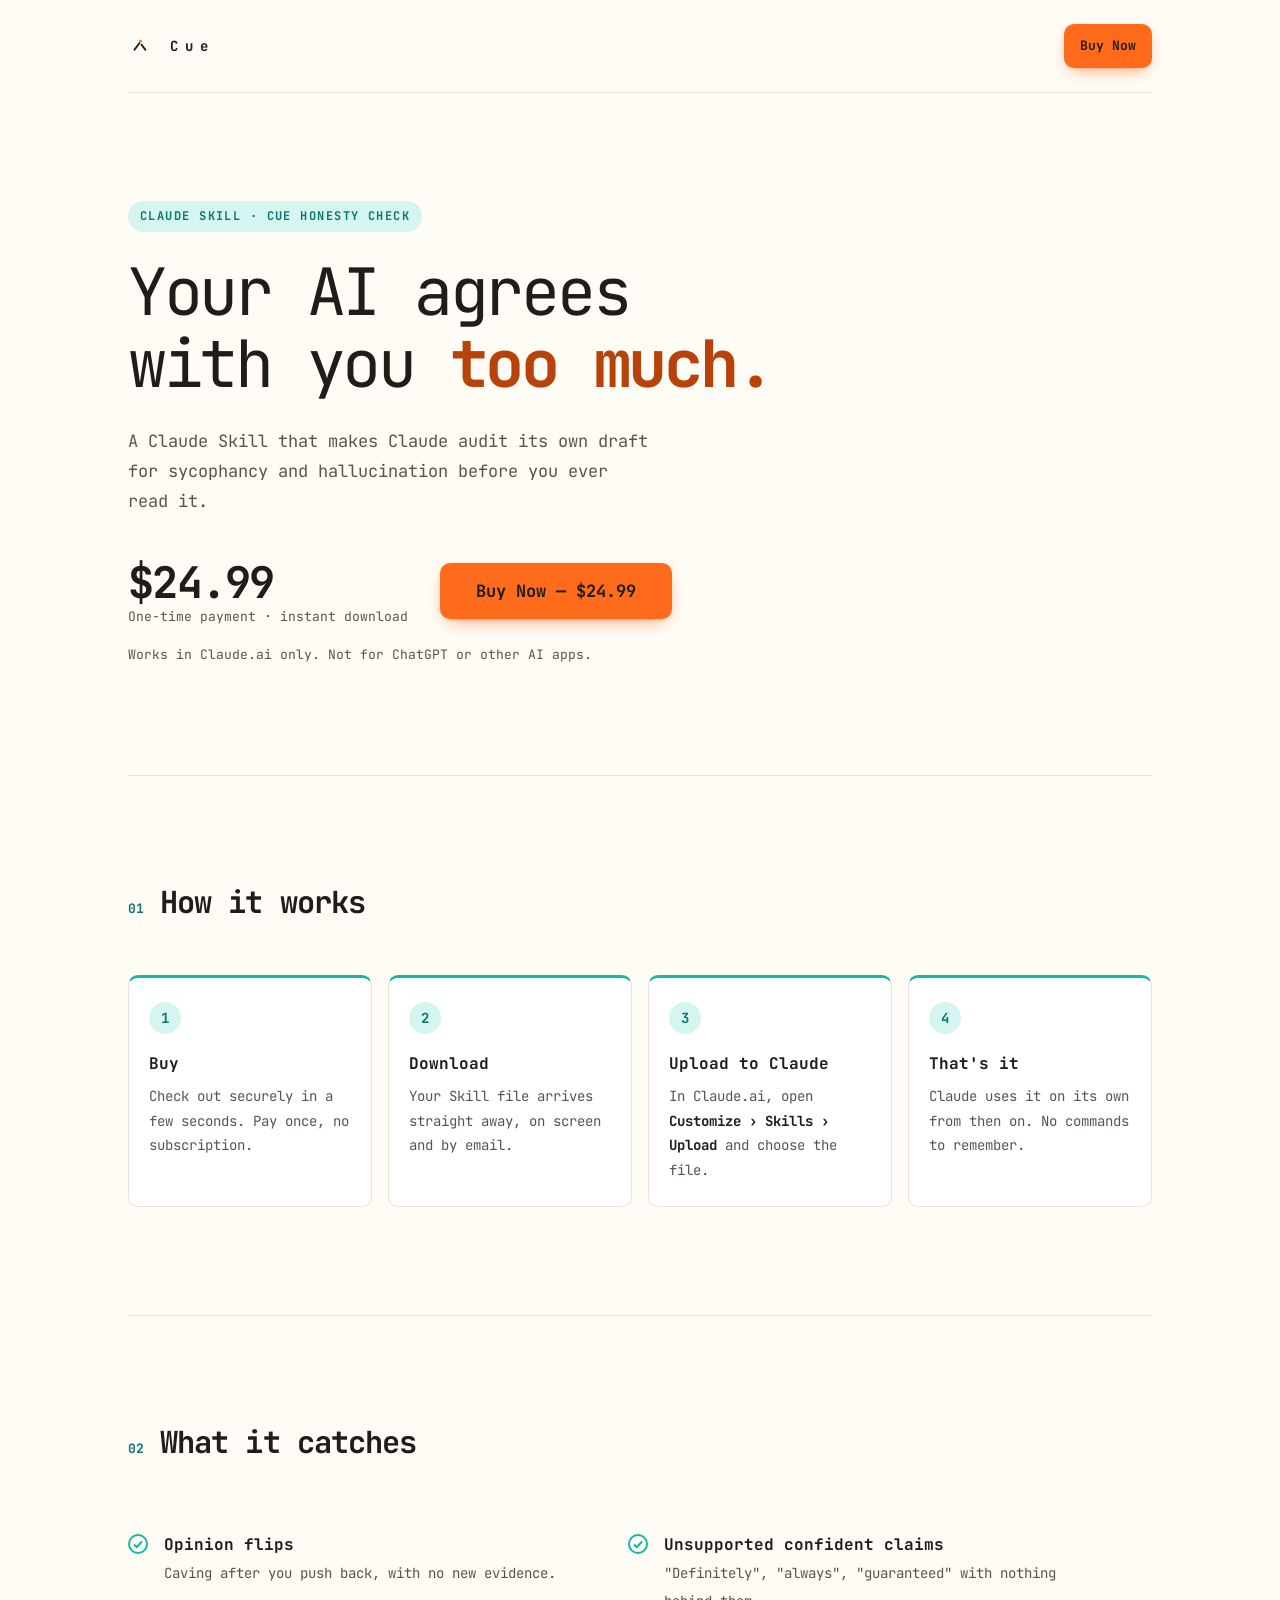
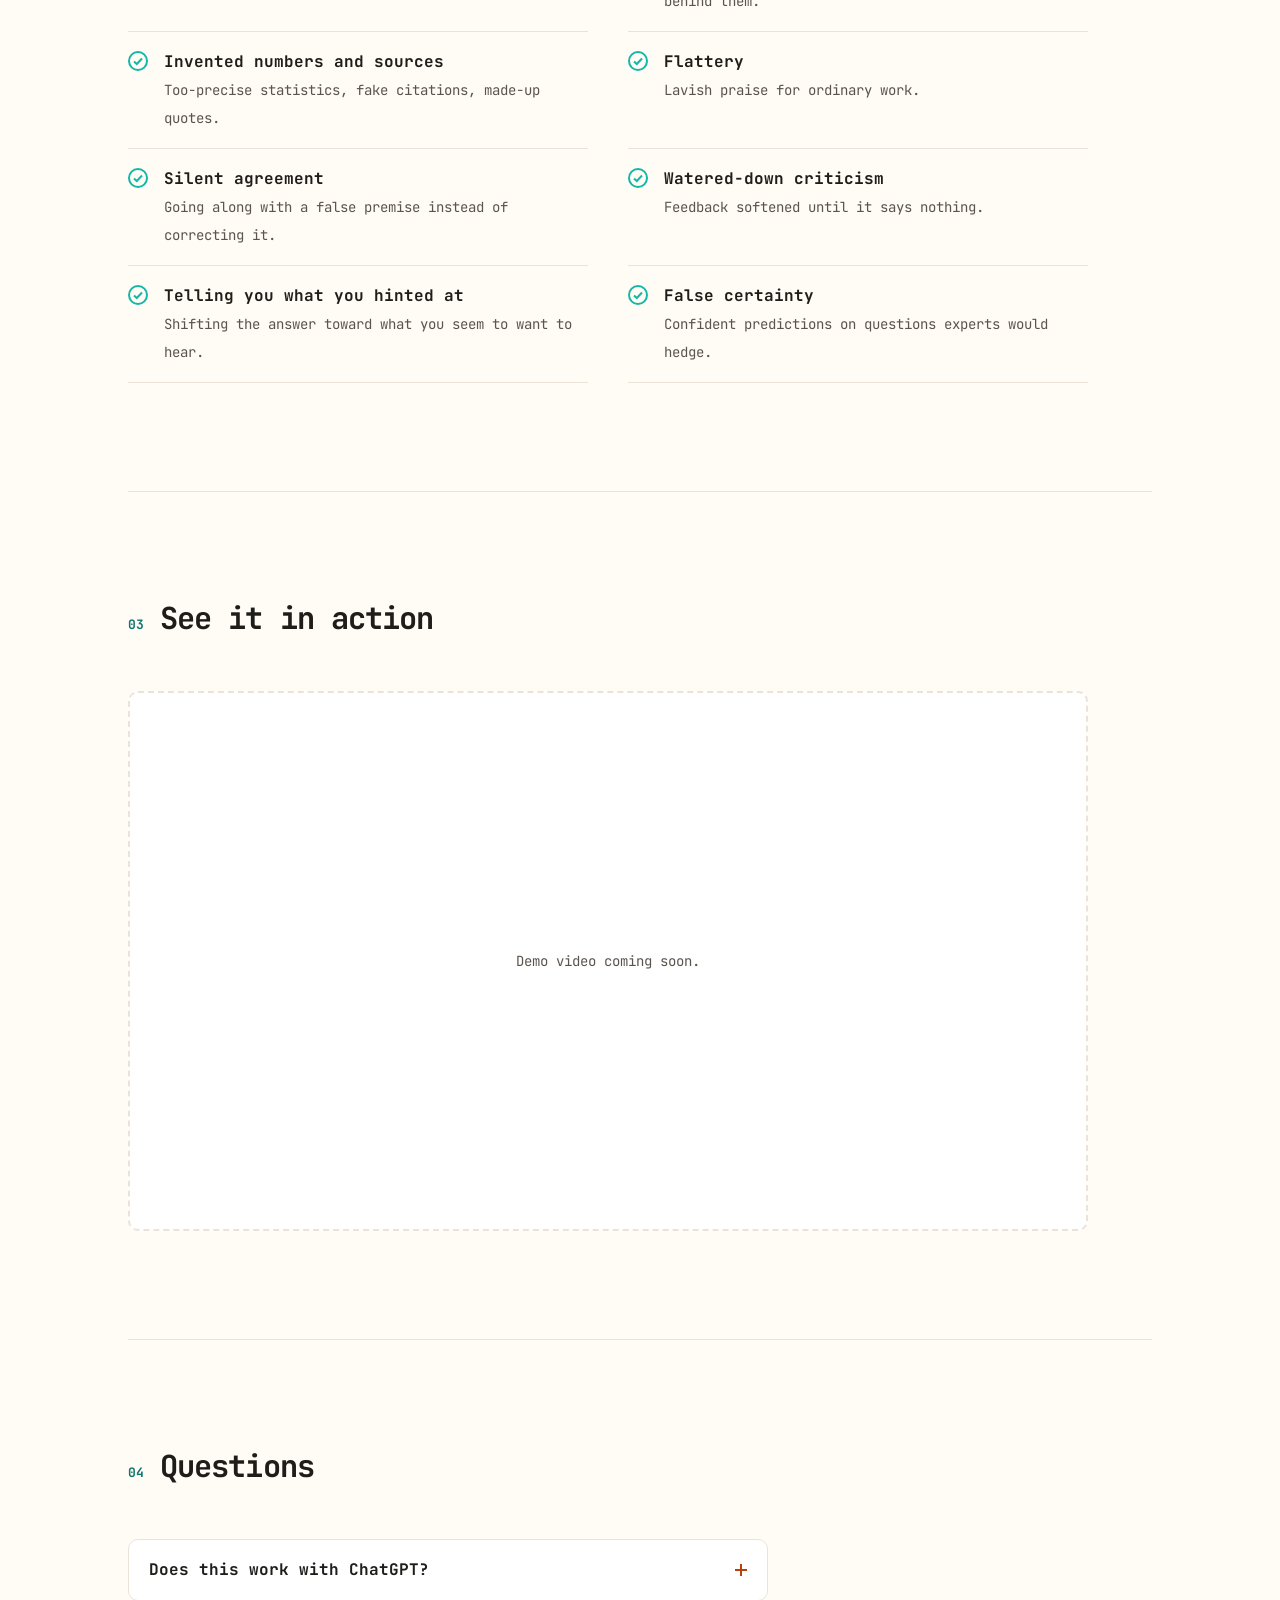
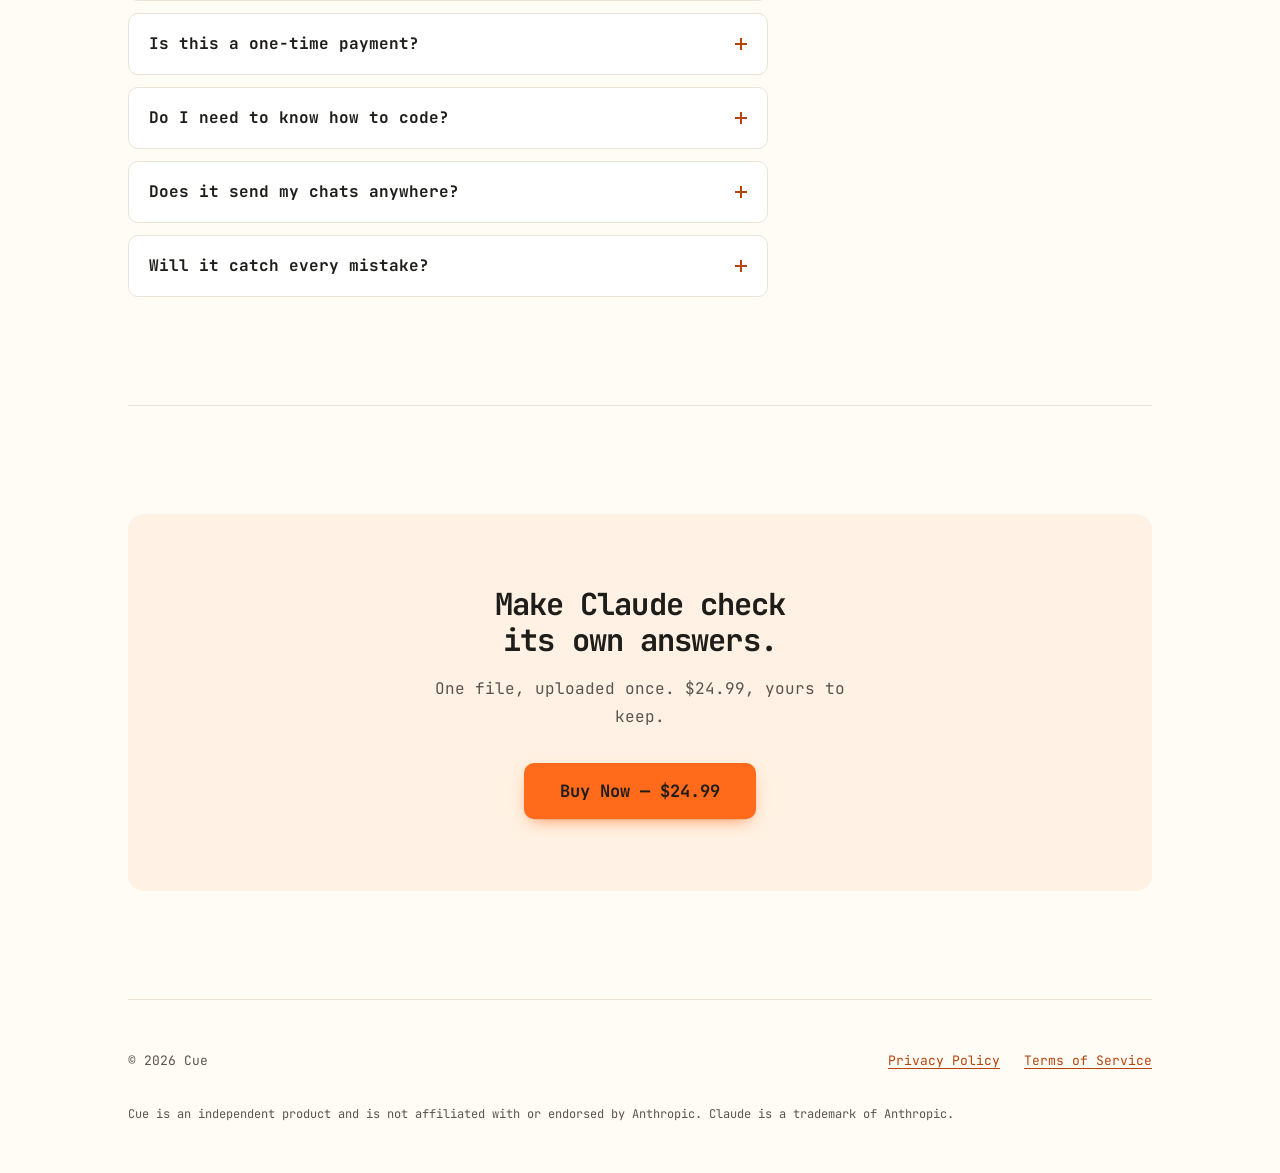
<file: site/index.html>
<!doctype html>
<html lang="en">
<head>
<meta charset="utf-8">
<meta name="viewport" content="width=device-width, initial-scale=1">
<title>Cue Honesty Check — a Claude Skill</title>
<meta name="description" content="A Claude Skill that makes Claude audit its own draft for sycophancy and hallucination before you read it. One-time purchase, Claude.ai only.">
<link rel="icon" href="data:image/svg+xml,%3Csvg xmlns='http://www.w3.org/2000/svg' viewBox='0 0 32 32'%3E%3Crect width='32' height='32' rx='7' fill='%231F1D1A'/%3E%3Cpath d='M8 22 L16 11.5' stroke='%23FFFBF5' stroke-width='2.6' fill='none'/%3E%3Cpath d='M24 22 L17.6 13.6' stroke='%23FFFBF5' stroke-width='2.6' fill='none'/%3E%3Ccircle cx='16.9' cy='9.6' r='1.9' fill='%23FF6B1A'/%3E%3C/svg%3E">
<link rel="preconnect" href="https://fonts.googleapis.com">
<link rel="preconnect" href="https://fonts.gstatic.com" crossorigin>
<link rel="stylesheet" href="https://fonts.googleapis.com/css2?family=JetBrains+Mono:wght@400;700&display=swap">
<link rel="stylesheet" href="styles.css">

<!-- Product data (name, price, checkout link) lives in products.js. -->
<script src="products.js"></script>

<!-- Lemon Squeezy overlay checkout. Turns every <a class="lemonsqueezy-button">
     into an in-page checkout overlay. If this script fails to load, those
     links still work as plain links to the checkout page. -->
<script src="https://app.lemonsqueezy.com/js/lemon.js" defer></script>
</head>
<body>

<div class="wrap">

  <header class="masthead">
    <a class="lockup" href="./" aria-label="Cue home">
      <!-- The mark: a proofreader's caret whose strokes stop short of
           meeting. The gap is the unexamined join between question and
           answer; the dot is Cue's intervention, placed exactly there. -->
      <svg class="mark" viewBox="0 0 32 32" aria-hidden="true">
        <path d="M8 22 L16 11.5" />
        <path d="M24 22 L17.6 13.6" />
        <circle cx="16.9" cy="9.6" r="1.9" />
      </svg>
      <span class="wordmark">Cue</span>
    </a>
    <!-- Checkout link and label are filled in from products.js. -->
    <a class="btn nav-buy lemonsqueezy-button" data-buy data-buy-label="short" href="#buy">Buy Now</a>
  </header>

  <!-- 1. Hero ============================================================ -->
  <div class="hero">
    <span class="badge">Claude Skill · <span data-field="name"></span></span>

    <h1 class="thesis">Your AI agrees with you <em>too much.</em></h1>

    <p class="standfirst" data-field="tagline"></p>

    <div class="offer">
      <div class="price">
        <span class="price-amount" data-field="price"></span>
        <span class="price-note">One-time payment · instant download</span>
      </div>
      <a class="btn btn-lg lemonsqueezy-button" data-buy href="#buy">Buy Now</a>
    </div>

    <p class="claude-only">Works in Claude.ai only. Not for ChatGPT or other AI apps.</p>
  </div>

  <!-- 2. How it works ===================================================== -->
  <section id="how">
    <div class="sec-head">
      <span class="sec-num">01</span>
      <h2>How it works</h2>
    </div>

    <ol class="steps">
      <li class="step">
        <span class="step-num">1</span>
        <h3>Buy</h3>
        <p>Check out securely in a few seconds. Pay once, no subscription.</p>
      </li>
      <li class="step">
        <span class="step-num">2</span>
        <h3>Download</h3>
        <p>Your Skill file arrives straight away, on screen and by email.</p>
      </li>
      <li class="step">
        <span class="step-num">3</span>
        <h3>Upload to Claude</h3>
        <p>In Claude.ai, open <span class="path">Customize › Skills › Upload</span> and choose the file.</p>
      </li>
      <li class="step">
        <span class="step-num">4</span>
        <h3>That's it</h3>
        <p>Claude uses it on its own from then on. No commands to remember.</p>
      </li>
    </ol>
  </section>

  <!-- 3. What it catches ================================================== -->
  <section id="catches">
    <div class="sec-head">
      <span class="sec-num">02</span>
      <h2>What it catches</h2>
    </div>

    <!-- One icon definition, reused by every list item below. -->
    <svg width="0" height="0" style="position:absolute" aria-hidden="true">
      <symbol id="tick" viewBox="0 0 20 20">
        <circle cx="10" cy="10" r="9" fill="none" stroke="currentColor" stroke-width="2"/>
        <path d="M6 10.5 L8.8 13 L14 7.5" fill="none" stroke="currentColor" stroke-width="2"/>
      </symbol>
    </svg>

    <ul class="catches">
      <li><svg aria-hidden="true"><use href="#tick"/></svg>
        <div><strong>Opinion flips</strong><span>Caving after you push back, with no new evidence.</span></div></li>
      <li><svg aria-hidden="true"><use href="#tick"/></svg>
        <div><strong>Unsupported confident claims</strong><span>"Definitely", "always", "guaranteed" with nothing behind them.</span></div></li>
      <li><svg aria-hidden="true"><use href="#tick"/></svg>
        <div><strong>Invented numbers and sources</strong><span>Too-precise statistics, fake citations, made-up quotes.</span></div></li>
      <li><svg aria-hidden="true"><use href="#tick"/></svg>
        <div><strong>Flattery</strong><span>Lavish praise for ordinary work.</span></div></li>
      <li><svg aria-hidden="true"><use href="#tick"/></svg>
        <div><strong>Silent agreement</strong><span>Going along with a false premise instead of correcting it.</span></div></li>
      <li><svg aria-hidden="true"><use href="#tick"/></svg>
        <div><strong>Watered-down criticism</strong><span>Feedback softened until it says nothing.</span></div></li>
      <li><svg aria-hidden="true"><use href="#tick"/></svg>
        <div><strong>Telling you what you hinted at</strong><span>Shifting the answer toward what you seem to want to hear.</span></div></li>
      <li><svg aria-hidden="true"><use href="#tick"/></svg>
        <div><strong>False certainty</strong><span>Confident predictions on questions experts would hedge.</span></div></li>
    </ul>
  </section>

  <!-- 4. Demo ============================================================= -->
  <section id="demo">
    <div class="sec-head">
      <span class="sec-num">03</span>
      <h2>See it in action</h2>
    </div>

    <div class="demo-slot">
      <!-- DEMO VIDEO GOES HERE -->
      <!-- Replace the <p> below with your recording. Either of these fills
           the 16:9 slot automatically:
             <video src="demo.mp4" controls playsinline poster="demo.jpg"></video>
             <iframe src="https://www.youtube.com/embed/VIDEO_ID" title="Cue demo" allowfullscreen></iframe>
      -->
      <p>Demo video coming soon.</p>
    </div>
  </section>

  <!-- 5. FAQ ============================================================== -->
  <section id="faq">
    <div class="sec-head">
      <span class="sec-num">04</span>
      <h2>Questions</h2>
    </div>

    <div class="faq">
      <details>
        <summary>Does this work with ChatGPT?</summary>
        <p class="answer">
          <strong>No.</strong> It is a Claude Skill and works in Claude.ai only.
          It will not work in ChatGPT, Gemini, Copilot or any other AI app.
        </p>
      </details>

      <details>
        <summary>Is this a one-time payment?</summary>
        <p class="answer">
          <strong>Yes.</strong> You pay <span data-field="price"></span> once and
          keep the Skill. No subscription, no renewals.
        </p>
      </details>

      <details>
        <summary>Do I need to know how to code?</summary>
        <p class="answer">
          <strong>No.</strong> You upload one file in Claude's settings. There is
          nothing to install or configure.
        </p>
      </details>

      <details>
        <summary>Does it send my chats anywhere?</summary>
        <p class="answer">
          No. The Skill is a set of instructions that runs inside your own
          Claude account. There is no server, and we never see your
          conversations.
        </p>
      </details>

      <details>
        <summary>Will it catch every mistake?</summary>
        <p class="answer">
          No tool can promise that. It makes Claude check its own draft against
          a detailed set of honesty rules before answering, which catches a lot
          of what usually slips through. You can also ask Claude to run the
          check on any reply.
        </p>
      </details>
    </div>
  </section>

  <!-- MORE PRODUCTS ========================================================
       When PRODUCTS in products.js has more than one entry, list the others
       here as cards, e.g. an "Also available" section rendering every
       product whose id is not FEATURED_PRODUCT_ID, each with its name,
       price, tagline and its own lemonsqueezy-button link.
       Not built yet: there is only one product today.
       ===================================================================== -->

  <!-- 6. Final call to action ============================================= -->
  <section id="buy">
    <div class="cta">
      <h2>Make Claude check its own answers.</h2>
      <p>One file, uploaded once. <span data-field="price"></span>, yours to keep.</p>
      <a class="btn btn-lg lemonsqueezy-button" data-buy href="#buy">Buy Now</a>
    </div>
  </section>

  <!-- 7. Footer =========================================================== -->
  <footer>
    <div class="foot">
      <span>© <span id="year">2026</span> Cue</span>
      <nav aria-label="Legal">
        <a href="privacy.html">Privacy Policy</a>
        <a href="terms.html">Terms of Service</a>
      </nav>
    </div>
    <p class="disclaimer">
      Cue is an independent product and is not affiliated with or endorsed by
      Anthropic. Claude is a trademark of Anthropic.
    </p>
  </footer>

</div>

<script>
  // Fill every product field and Buy button from products.js. Runs before
  // lemon.js (which is deferred), so the overlay sees the real links.
  (function () {
    var product = PRODUCTS.filter(function (p) {
      return p.id === FEATURED_PRODUCT_ID;
    })[0];
    if (!product) {
      console.warn("FEATURED_PRODUCT_ID matches no entry in PRODUCTS");
      return;
    }

    document.querySelectorAll("[data-field]").forEach(function (el) {
      el.textContent = product[el.getAttribute("data-field")];
    });

    document.querySelectorAll("[data-buy]").forEach(function (a) {
      a.href = product.checkoutUrl;
      a.textContent =
        a.getAttribute("data-buy-label") === "short"
          ? "Buy Now"
          : "Buy Now — " + product.price;
    });

    document.getElementById("year").textContent = new Date().getFullYear();
  })();
</script>

</body>
</html>
</file>
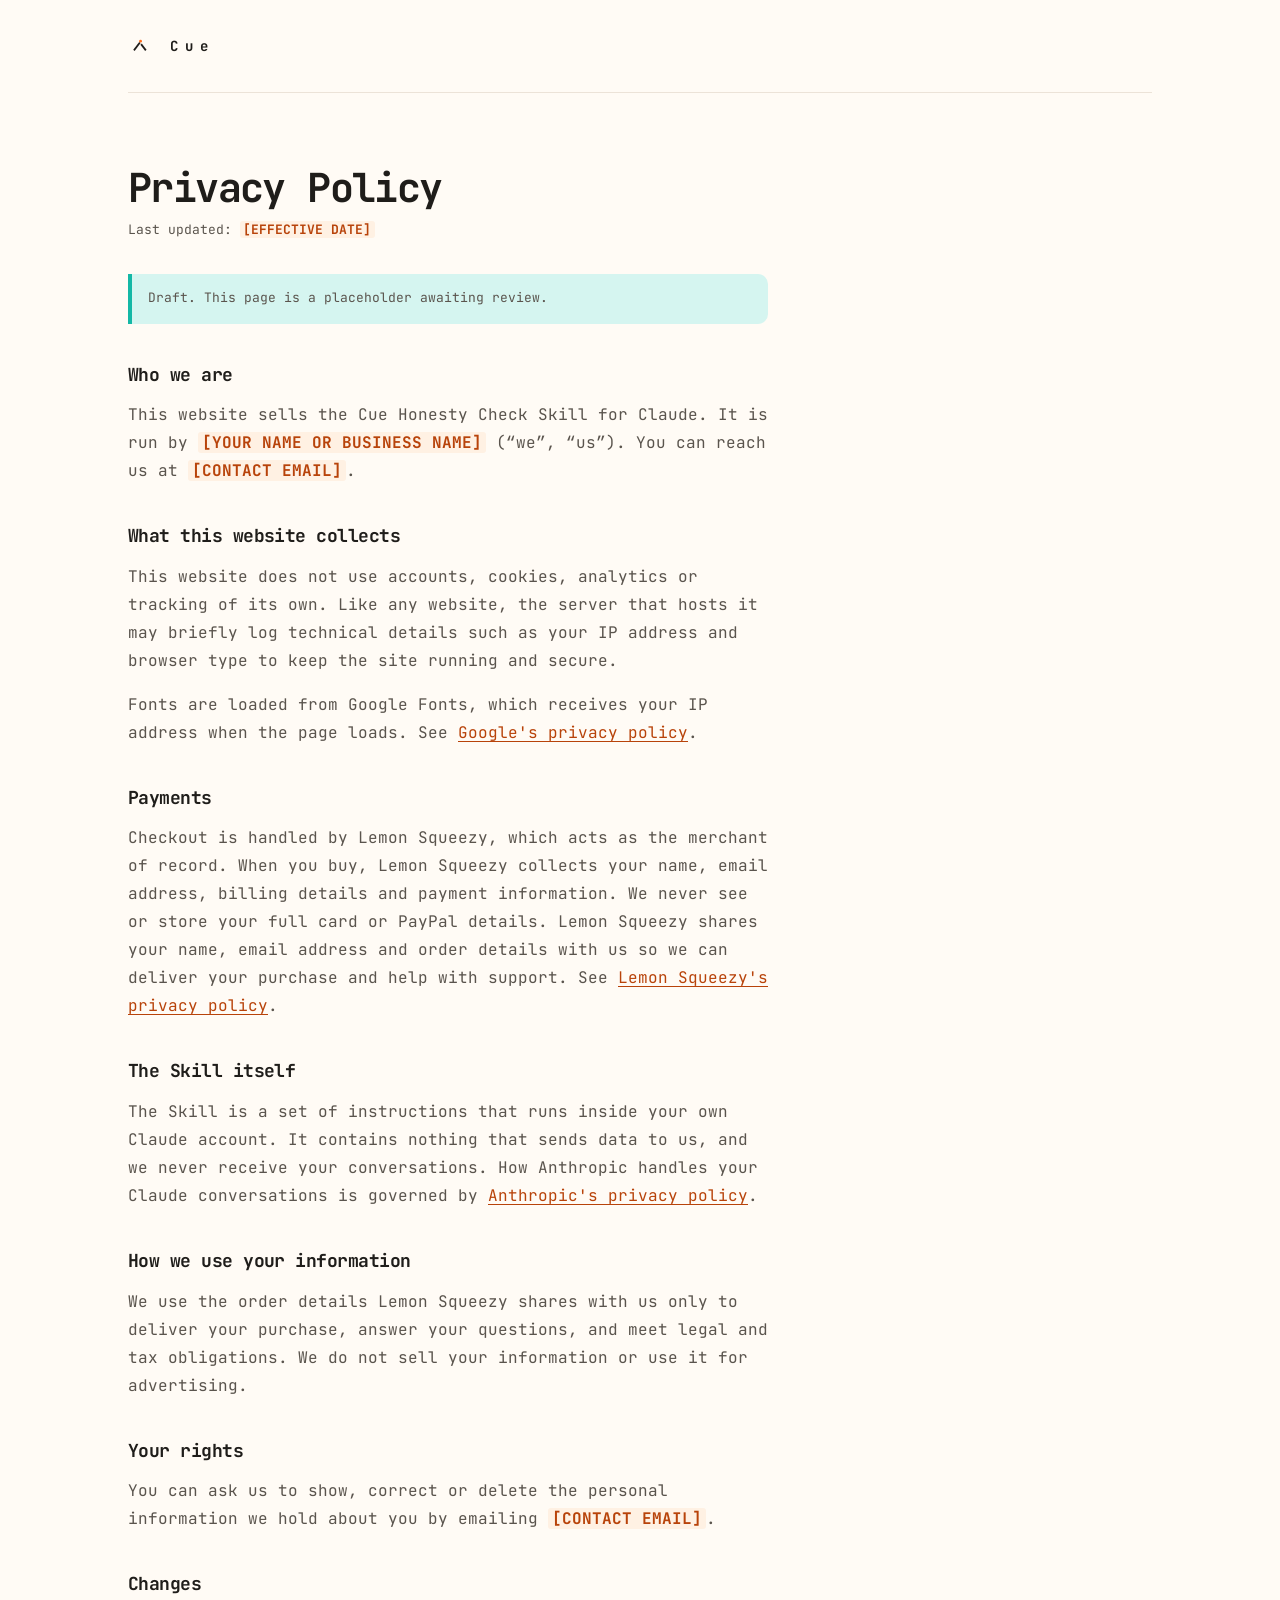
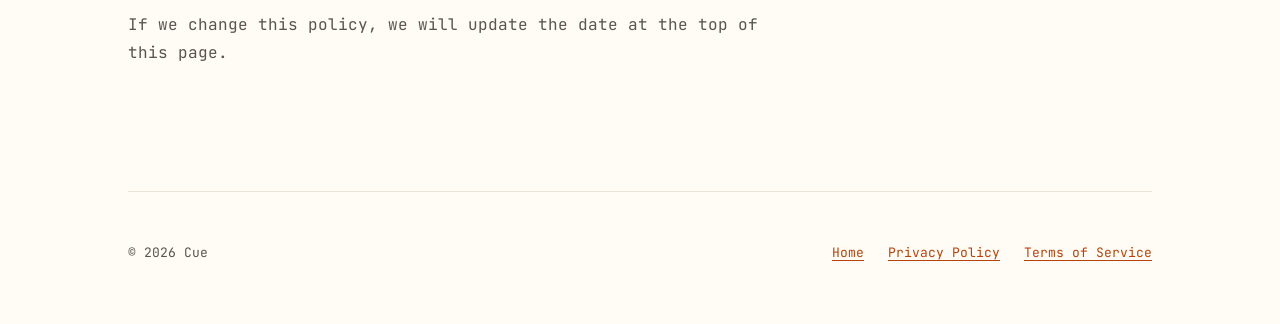
<file: site/privacy.html>
<!doctype html>
<html lang="en">
<head>
<meta charset="utf-8">
<meta name="viewport" content="width=device-width, initial-scale=1">
<title>Privacy Policy — Cue</title>
<meta name="robots" content="noindex">
<link rel="icon" href="data:image/svg+xml,%3Csvg xmlns='http://www.w3.org/2000/svg' viewBox='0 0 32 32'%3E%3Crect width='32' height='32' rx='7' fill='%231F1D1A'/%3E%3Cpath d='M8 22 L16 11.5' stroke='%23FFFBF5' stroke-width='2.6' fill='none'/%3E%3Cpath d='M24 22 L17.6 13.6' stroke='%23FFFBF5' stroke-width='2.6' fill='none'/%3E%3Ccircle cx='16.9' cy='9.6' r='1.9' fill='%23FF6B1A'/%3E%3C/svg%3E">
<link rel="preconnect" href="https://fonts.googleapis.com">
<link rel="preconnect" href="https://fonts.gstatic.com" crossorigin>
<link rel="stylesheet" href="https://fonts.googleapis.com/css2?family=JetBrains+Mono:wght@400;700&display=swap">
<link rel="stylesheet" href="styles.css">
</head>
<body>

<div class="wrap">

  <header class="masthead">
    <a class="lockup" href="./" aria-label="Cue home">
      <svg class="mark" viewBox="0 0 32 32" aria-hidden="true">
        <path d="M8 22 L16 11.5" />
        <path d="M24 22 L17.6 13.6" />
        <circle cx="16.9" cy="9.6" r="1.9" />
      </svg>
      <span class="wordmark">Cue</span>
    </a>
  </header>

  <!-- PLACEHOLDER LEGAL TEXT. Review, edit, and fill in every highlighted
       field before publishing. This is a starting draft, not legal advice. -->
  <main class="legal">
    <h1>Privacy Policy</h1>
    <p class="updated">Last updated: <span class="todo">[EFFECTIVE DATE]</span></p>

    <p class="draft-note">Draft. This page is a placeholder awaiting review.</p>

    <h2>Who we are</h2>
    <p>
      This website sells the Cue Honesty Check Skill for Claude. It is run by
      <span class="todo">[YOUR NAME OR BUSINESS NAME]</span>
      (“we”, “us”). You can reach us at <span class="todo">[CONTACT EMAIL]</span>.
    </p>

    <h2>What this website collects</h2>
    <p>
      This website does not use accounts, cookies, analytics or tracking of
      its own. Like any website, the server that hosts it may briefly log
      technical details such as your IP address and browser type to keep the
      site running and secure.
    </p>
    <p>
      Fonts are loaded from Google Fonts, which receives your IP address when
      the page loads. See
      <a href="https://policies.google.com/privacy" rel="noopener">Google's privacy policy</a>.
    </p>

    <h2>Payments</h2>
    <p>
      Checkout is handled by Lemon Squeezy, which acts as the merchant of
      record. When you buy, Lemon Squeezy collects your name, email address,
      billing details and payment information. We never see or store your full
      card or PayPal details. Lemon Squeezy shares your name, email address and
      order details with us so we can deliver your purchase and help with
      support. See
      <a href="https://www.lemonsqueezy.com/privacy" rel="noopener">Lemon Squeezy's privacy policy</a>.
    </p>

    <h2>The Skill itself</h2>
    <p>
      The Skill is a set of instructions that runs inside your own Claude
      account. It contains nothing that sends data to us, and we never receive
      your conversations. How Anthropic handles your Claude conversations is
      governed by
      <a href="https://www.anthropic.com/legal/privacy" rel="noopener">Anthropic's privacy policy</a>.
    </p>

    <h2>How we use your information</h2>
    <p>
      We use the order details Lemon Squeezy shares with us only to deliver
      your purchase, answer your questions, and meet legal and tax
      obligations. We do not sell your information or use it for advertising.
    </p>

    <h2>Your rights</h2>
    <p>
      You can ask us to show, correct or delete the personal information we
      hold about you by emailing <span class="todo">[CONTACT EMAIL]</span>.
    </p>

    <h2>Changes</h2>
    <p>
      If we change this policy, we will update the date at the top of this
      page.
    </p>
  </main>

  <footer>
    <div class="foot">
      <span>© 2026 Cue</span>
      <nav aria-label="Legal">
        <a href="./">Home</a>
        <a href="privacy.html" aria-current="page">Privacy Policy</a>
        <a href="terms.html">Terms of Service</a>
      </nav>
    </div>
  </footer>

</div>

</body>
</html>
</file>
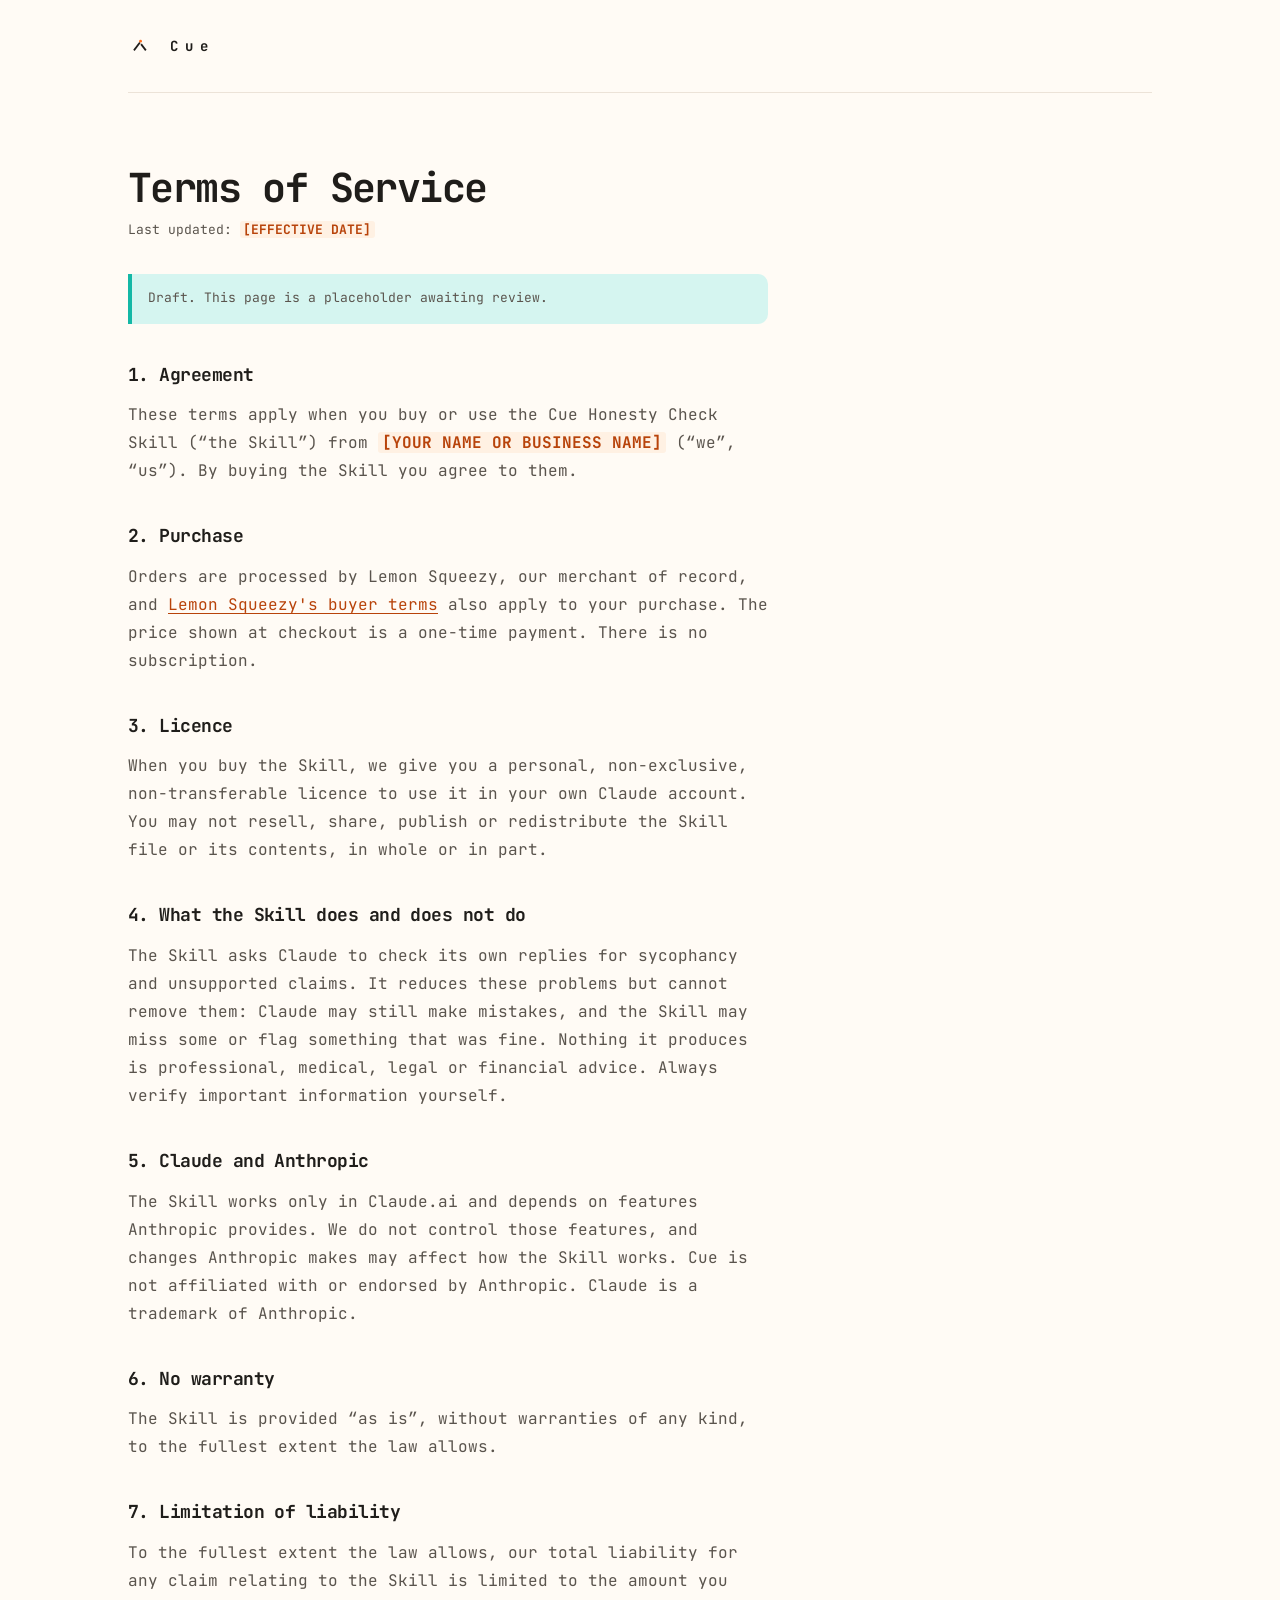
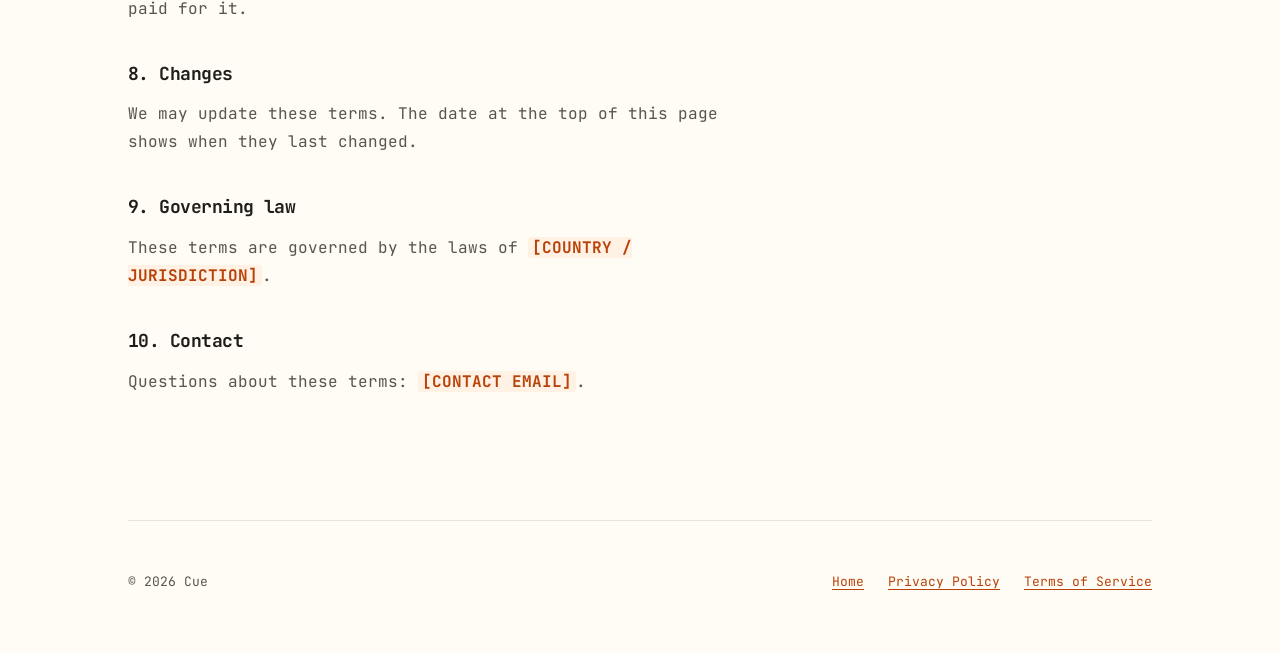
<file: site/terms.html>
<!doctype html>
<html lang="en">
<head>
<meta charset="utf-8">
<meta name="viewport" content="width=device-width, initial-scale=1">
<title>Terms of Service — Cue</title>
<meta name="robots" content="noindex">
<link rel="icon" href="data:image/svg+xml,%3Csvg xmlns='http://www.w3.org/2000/svg' viewBox='0 0 32 32'%3E%3Crect width='32' height='32' rx='7' fill='%231F1D1A'/%3E%3Cpath d='M8 22 L16 11.5' stroke='%23FFFBF5' stroke-width='2.6' fill='none'/%3E%3Cpath d='M24 22 L17.6 13.6' stroke='%23FFFBF5' stroke-width='2.6' fill='none'/%3E%3Ccircle cx='16.9' cy='9.6' r='1.9' fill='%23FF6B1A'/%3E%3C/svg%3E">
<link rel="preconnect" href="https://fonts.googleapis.com">
<link rel="preconnect" href="https://fonts.gstatic.com" crossorigin>
<link rel="stylesheet" href="https://fonts.googleapis.com/css2?family=JetBrains+Mono:wght@400;700&display=swap">
<link rel="stylesheet" href="styles.css">
</head>
<body>

<div class="wrap">

  <header class="masthead">
    <a class="lockup" href="./" aria-label="Cue home">
      <svg class="mark" viewBox="0 0 32 32" aria-hidden="true">
        <path d="M8 22 L16 11.5" />
        <path d="M24 22 L17.6 13.6" />
        <circle cx="16.9" cy="9.6" r="1.9" />
      </svg>
      <span class="wordmark">Cue</span>
    </a>
  </header>

  <!-- PLACEHOLDER LEGAL TEXT. Review, edit, and fill in every highlighted
       field before publishing. This is a starting draft, not legal advice. -->
  <main class="legal">
    <h1>Terms of Service</h1>
    <p class="updated">Last updated: <span class="todo">[EFFECTIVE DATE]</span></p>

    <p class="draft-note">Draft. This page is a placeholder awaiting review.</p>

    <h2>1. Agreement</h2>
    <p>
      These terms apply when you buy or use the Cue Honesty Check Skill (“the
      Skill”) from <span class="todo">[YOUR NAME OR BUSINESS NAME]</span>
      (“we”, “us”). By buying the Skill you agree to them.
    </p>

    <h2>2. Purchase</h2>
    <p>
      Orders are processed by Lemon Squeezy, our merchant of record, and
      <a href="https://www.lemonsqueezy.com/buyer-terms" rel="noopener">Lemon Squeezy's buyer terms</a>
      also apply to your purchase. The price shown at checkout is a one-time
      payment. There is no subscription.
    </p>

    <h2>3. Licence</h2>
    <p>
      When you buy the Skill, we give you a personal, non-exclusive,
      non-transferable licence to use it in your own Claude account. You may
      not resell, share, publish or redistribute the Skill file or its
      contents, in whole or in part.
    </p>

    <h2>4. What the Skill does and does not do</h2>
    <p>
      The Skill asks Claude to check its own replies for sycophancy and
      unsupported claims. It reduces these problems but cannot remove them:
      Claude may still make mistakes, and the Skill may miss some or flag
      something that was fine. Nothing it produces is professional, medical,
      legal or financial advice. Always verify important information
      yourself.
    </p>

    <h2>5. Claude and Anthropic</h2>
    <p>
      The Skill works only in Claude.ai and depends on features Anthropic
      provides. We do not control those features, and changes Anthropic makes
      may affect how the Skill works. Cue is not affiliated with or endorsed
      by Anthropic. Claude is a trademark of Anthropic.
    </p>

    <h2>6. No warranty</h2>
    <p>
      The Skill is provided “as is”, without warranties of any kind, to the
      fullest extent the law allows.
    </p>

    <h2>7. Limitation of liability</h2>
    <p>
      To the fullest extent the law allows, our total liability for any claim
      relating to the Skill is limited to the amount you paid for it.
    </p>

    <h2>8. Changes</h2>
    <p>
      We may update these terms. The date at the top of this page shows when
      they last changed.
    </p>

    <h2>9. Governing law</h2>
    <p>
      These terms are governed by the laws of <span class="todo">[COUNTRY / JURISDICTION]</span>.
    </p>

    <h2>10. Contact</h2>
    <p>Questions about these terms: <span class="todo">[CONTACT EMAIL]</span>.</p>
  </main>

  <footer>
    <div class="foot">
      <span>© 2026 Cue</span>
      <nav aria-label="Legal">
        <a href="./">Home</a>
        <a href="privacy.html">Privacy Policy</a>
        <a href="terms.html" aria-current="page">Terms of Service</a>
      </nav>
    </div>
  </footer>

</div>

</body>
</html>
</file>
<file: site/styles.css>
/* =========================================================================
   PALETTE — edit the shades here; nothing below hardcodes a colour.

   White/cream dominates, orange is the one action colour, teal is a
   sparing secondary accent. Each colour that carries text has a separate
   "-text" shade, because the bright fill shades are too light to read as
   text on cream. Every text pairing below meets WCAG AA (4.5:1).
   ========================================================================= */

:root {
  /* Surfaces */
  --color-bg: #FFFBF5;            /* warm off-white, the page */
  --color-surface: #FFFFFF;       /* cards, FAQ, demo slot */
  --color-surface-warm: #FFF1E3;  /* orange-tinted band behind the final CTA */
  --color-border: #ECE3D8;

  /* Text */
  --color-text: #1F1D1A;          /* charcoal, never pure black */
  --color-text-muted: #5A544D;

  /* Primary: orange. Buttons, links, highlights. */
  --color-primary: #FF6B1A;       /* button fill */
  --color-primary-hover: #F05A00;
  --color-on-primary: #1F1D1A;    /* text ON an orange button (5.9:1) */
  --color-primary-text: #B8430A;  /* orange used AS text: links (5.3:1) */

  /* Accent: teal. Badges, icons, dividers. Use sparingly. */
  --color-accent: #14B8A6;
  --color-accent-soft: #D5F5F0;
  --color-accent-text: #0F766E;

  /* Type and layout */
  --font: "JetBrains Mono", "IBM Plex Mono", "Courier New", Courier, monospace;
  --measure: 64ch;
  --gut: clamp(1rem, 5vw, 4rem);
  --space-section: clamp(4rem, 12vh, 8rem);
  --radius: 10px;
  --tap: 48px;                    /* minimum height of anything tappable */
}

/* ---------- base ---------- */

*, *::before, *::after { box-sizing: border-box; }

html {
  -webkit-text-size-adjust: 100%;
  -webkit-font-smoothing: antialiased;
  -moz-osx-font-smoothing: grayscale;
  scroll-behavior: smooth;
}

body {
  margin: 0;
  background: var(--color-bg);
  color: var(--color-text);
  font-family: var(--font);
  font-weight: 400;
  font-size: clamp(0.875rem, 0.84rem + 0.2vw, 1rem);
  line-height: 1.75;
  font-feature-settings: "liga" 0;
  overflow-x: hidden;
}

/* Monospace never hyphenates, so a long token could otherwise push the page
   wider than the viewport. */
p, li, dd, summary, h1, h2, h3 { overflow-wrap: break-word; }

img, video, iframe { max-width: 100%; display: block; }

::selection { background: var(--color-primary); color: var(--color-on-primary); }

a { color: var(--color-primary-text); text-underline-offset: 0.2em; }
a:hover { color: var(--color-primary-hover); }

:focus-visible { outline: 2px solid var(--color-primary-text); outline-offset: 3px; }

.wrap { max-width: 72rem; margin: 0 auto; padding: 0 var(--gut); }

/* ---------- masthead ---------- */

.masthead {
  display: flex;
  justify-content: space-between;
  align-items: center;
  gap: 1rem;
  padding: 1.5rem 0;
  border-bottom: 1px solid var(--color-border);
  flex-wrap: wrap;
}

.lockup {
  display: flex;
  align-items: center;
  gap: 0.7rem;
  min-height: 44px;
  margin: 0;
  font-size: 0.875rem;
  font-weight: 700;
  color: var(--color-text);
  text-decoration: none;
}

.lockup:hover { color: var(--color-text); }

.mark {
  width: 1.7em;
  height: 1.7em;
  flex: none;
  overflow: visible;
  stroke: var(--color-text);
  stroke-width: 2.4;
  stroke-linecap: butt;
}

.mark path { fill: none; }
/* The dot is Cue's intervention, so it carries the action colour. */
.mark circle { fill: var(--color-primary); stroke: none; }

.wordmark { letter-spacing: 0.5em; text-indent: 0.5em; }

.masthead .nav-buy { min-height: 44px; padding: 0 1rem; font-size: 0.8125rem; }

/* ---------- buttons ---------- */

.btn {
  display: inline-flex;
  align-items: center;
  justify-content: center;
  min-height: var(--tap);
  padding: 0 1.75rem;
  border-radius: var(--radius);
  background: var(--color-primary);
  color: var(--color-on-primary);
  font-family: var(--font);
  font-weight: 700;
  font-size: 1rem;
  text-decoration: none;
  text-align: center;
  line-height: 1.3;
  border: 0;
  cursor: pointer;
  box-shadow: 0 1px 0 rgba(31, 29, 26, 0.08), 0 6px 18px -8px var(--color-primary);
  transition: background-color 160ms ease, transform 160ms ease;
}

.btn:hover { background: var(--color-primary-hover); color: var(--color-on-primary); }
.btn:active { transform: translateY(1px); }

.btn-lg { min-height: 56px; padding: 0 2.25rem; font-size: 1.0625rem; }

/* ---------- badge ---------- */

.badge {
  display: inline-block;
  padding: 0.3rem 0.75rem;
  border-radius: 999px;
  background: var(--color-accent-soft);
  color: var(--color-accent-text);
  font-size: 0.75rem;
  font-weight: 700;
  letter-spacing: 0.12em;
  text-transform: uppercase;
}

/* ---------- hero ---------- */

.hero { padding: clamp(3.5rem, 12vh, 8rem) 0 var(--space-section); }

.thesis {
  font-size: clamp(2rem, 1.2rem + 3.6vw, 4.25rem);
  font-weight: 400;
  line-height: 1.1;
  letter-spacing: -0.05em;
  margin: 1.5rem 0 0;
  max-width: 18ch;
  text-wrap: balance;
}

.thesis em {
  font-style: normal;
  font-weight: 700;
  color: var(--color-primary-text);
}

.standfirst {
  margin: 1.75rem 0 0;
  max-width: 52ch;
  color: var(--color-text-muted);
  font-size: 1.0625em;
}

.offer {
  display: flex;
  align-items: center;
  gap: 1.25rem 2rem;
  flex-wrap: wrap;
  margin-top: 2.5rem;
}

.price { display: flex; flex-direction: column; line-height: 1.2; }
.price-amount { font-size: clamp(2rem, 1.6rem + 1.4vw, 2.75rem); font-weight: 700; letter-spacing: -0.04em; }
.price-note { color: var(--color-text-muted); font-size: 0.8125rem; }

.claude-only {
  margin: 1.25rem 0 0;
  color: var(--color-text-muted);
  font-size: 0.8125rem;
}

/* ---------- sections ---------- */

section { padding: var(--space-section) 0; border-top: 1px solid var(--color-border); }

.sec-head {
  display: flex;
  align-items: baseline;
  gap: 1rem;
  margin: 0 0 clamp(2rem, 6vh, 3.5rem);
}

.sec-num {
  color: var(--color-accent-text);
  font-weight: 700;
  font-size: 0.8125rem;
  font-variant-numeric: tabular-nums;
}

h2 {
  font-size: clamp(1.375rem, 1.1rem + 1vw, 2rem);
  font-weight: 700;
  letter-spacing: -0.03em;
  line-height: 1.2;
  margin: 0;
}

/* ---------- how it works ---------- */

.steps {
  list-style: none;
  margin: 0;
  padding: 0;
  display: grid;
  grid-template-columns: repeat(4, minmax(0, 1fr));
  gap: 1rem;
}

.step {
  background: var(--color-surface);
  border: 1px solid var(--color-border);
  border-top: 3px solid var(--color-accent);
  border-radius: var(--radius);
  padding: 1.5rem 1.25rem;
}

.step-num {
  display: inline-grid;
  place-items: center;
  width: 2rem;
  height: 2rem;
  border-radius: 50%;
  background: var(--color-accent-soft);
  color: var(--color-accent-text);
  font-weight: 700;
  font-size: 0.875rem;
}

.step h3 { margin: 1rem 0 0.4rem; font-size: 1rem; font-weight: 700; }
.step p { margin: 0; color: var(--color-text-muted); font-size: 0.875rem; }

.path { color: var(--color-text); font-weight: 700; }

/* ---------- what it catches ---------- */

.catches {
  list-style: none;
  margin: 0;
  padding: 0;
  display: grid;
  grid-template-columns: repeat(2, minmax(0, 1fr));
  gap: 0 2.5rem;
  max-width: 60rem;
}

.catches li {
  display: grid;
  grid-template-columns: 1.5rem 1fr;
  gap: 0.75rem;
  padding: 1rem 0;
  border-bottom: 1px solid var(--color-border);
}

.catches svg { width: 1.25rem; height: 1.25rem; margin-top: 0.2rem; color: var(--color-accent); }
.catches strong { display: block; font-weight: 700; }
.catches span { color: var(--color-text-muted); font-size: 0.875rem; }

/* ---------- demo ---------- */

.demo-slot {
  aspect-ratio: 16 / 9;
  max-width: 60rem;
  border: 2px dashed var(--color-border);
  border-radius: var(--radius);
  background: var(--color-surface);
  display: grid;
  place-items: center;
  overflow: hidden;
  color: var(--color-text-muted);
  font-size: 0.875rem;
  text-align: center;
  padding: 1rem;
}

/* A real video/iframe dropped into the slot fills it edge to edge. */
.demo-slot > video, .demo-slot > iframe, .demo-slot > img {
  width: 100%;
  height: 100%;
  border: 0;
  object-fit: cover;
}

/* ---------- faq ---------- */

.faq { max-width: var(--measure); }

.faq details {
  background: var(--color-surface);
  border: 1px solid var(--color-border);
  border-radius: var(--radius);
}

.faq details + details { margin-top: 0.75rem; }

.faq summary {
  cursor: pointer;
  min-height: var(--tap);
  padding: 1rem 3rem 1rem 1.25rem;
  position: relative;
  font-weight: 700;
  list-style: none;
  display: flex;
  align-items: center;
}

.faq summary::-webkit-details-marker { display: none; }

/* Plus that becomes a minus. */
.faq summary::after,
.faq summary::before {
  content: "";
  position: absolute;
  right: 1.25rem;
  top: 50%;
  width: 0.75rem;
  height: 2px;
  background: var(--color-primary-text);
  transform: translateY(-50%);
}

.faq summary::before { transform: translateY(-50%) rotate(90deg); transition: opacity 160ms ease; }
.faq details[open] summary::before { opacity: 0; }

.faq .answer {
  margin: 0;
  padding: 0 1.25rem 1.25rem;
  color: var(--color-text-muted);
}

.faq .answer strong { color: var(--color-text); }

/* ---------- final call to action ---------- */

.cta {
  background: var(--color-surface-warm);
  border-radius: calc(var(--radius) * 1.6);
  padding: clamp(2.5rem, 7vw, 4.5rem) clamp(1.25rem, 5vw, 4rem);
  text-align: center;
}

.cta h2 { max-width: 22ch; margin: 0 auto; text-wrap: balance; }
.cta p { margin: 1rem auto 2rem; max-width: 46ch; color: var(--color-text-muted); }

/* ---------- footer ---------- */

footer {
  padding: 2.5rem 0 3rem;
  border-top: 1px solid var(--color-border);
  color: var(--color-text-muted);
  font-size: 0.8125rem;
}

.foot {
  display: flex;
  justify-content: space-between;
  align-items: center;
  gap: 1rem 2rem;
  flex-wrap: wrap;
}

.foot nav { display: flex; gap: 0.25rem 1.5rem; flex-wrap: wrap; }

/* Footer links get a full tap target without looking like buttons. */
.foot nav a { display: inline-flex; align-items: center; min-height: 44px; }

.disclaimer { margin: 1.25rem 0 0; font-size: 0.75rem; }

/* ---------- legal pages ---------- */

.legal { padding: clamp(2.5rem, 8vh, 5rem) 0 var(--space-section); max-width: var(--measure); }
.legal h1 { font-size: clamp(1.75rem, 1.3rem + 1.6vw, 2.5rem); letter-spacing: -0.04em; line-height: 1.15; margin: 0 0 0.5rem; }
.legal h2 { font-size: 1.125rem; margin: 2.5rem 0 0.5rem; }
.legal p, .legal li { color: var(--color-text-muted); }
.legal .updated { margin: 0 0 2rem; font-size: 0.8125rem; }

.draft-note {
  border-left: 4px solid var(--color-accent);
  background: var(--color-accent-soft);
  color: var(--color-accent-text);
  padding: 0.85rem 1rem;
  border-radius: 0 var(--radius) var(--radius) 0;
  font-size: 0.8125rem;
}

/* Placeholders the owner still has to fill in. Loud on purpose. */
.todo {
  background: var(--color-surface-warm);
  color: var(--color-primary-text);
  font-weight: 700;
  padding: 0 0.25em;
  border-radius: 3px;
}

/* ---------- responsive ----------
   60rem: four step cards stop fitting side by side.
   40rem: phones. Everything stacks and the buttons go full width. */

@media (max-width: 60rem) {
  .steps { grid-template-columns: repeat(2, minmax(0, 1fr)); }
}

@media (max-width: 40rem) {
  .steps, .catches { grid-template-columns: 1fr; }

  .wordmark { letter-spacing: 0.3em; text-indent: 0.3em; }

  .offer { flex-direction: column; align-items: stretch; gap: 1rem; }
  .offer .btn, .cta .btn { width: 100%; }

  .thesis { max-width: 100%; }
}

@media (prefers-reduced-motion: reduce) {
  html { scroll-behavior: auto; }
  * { transition-duration: 0.01ms !important; animation-duration: 0.01ms !important; }
}
</file>
